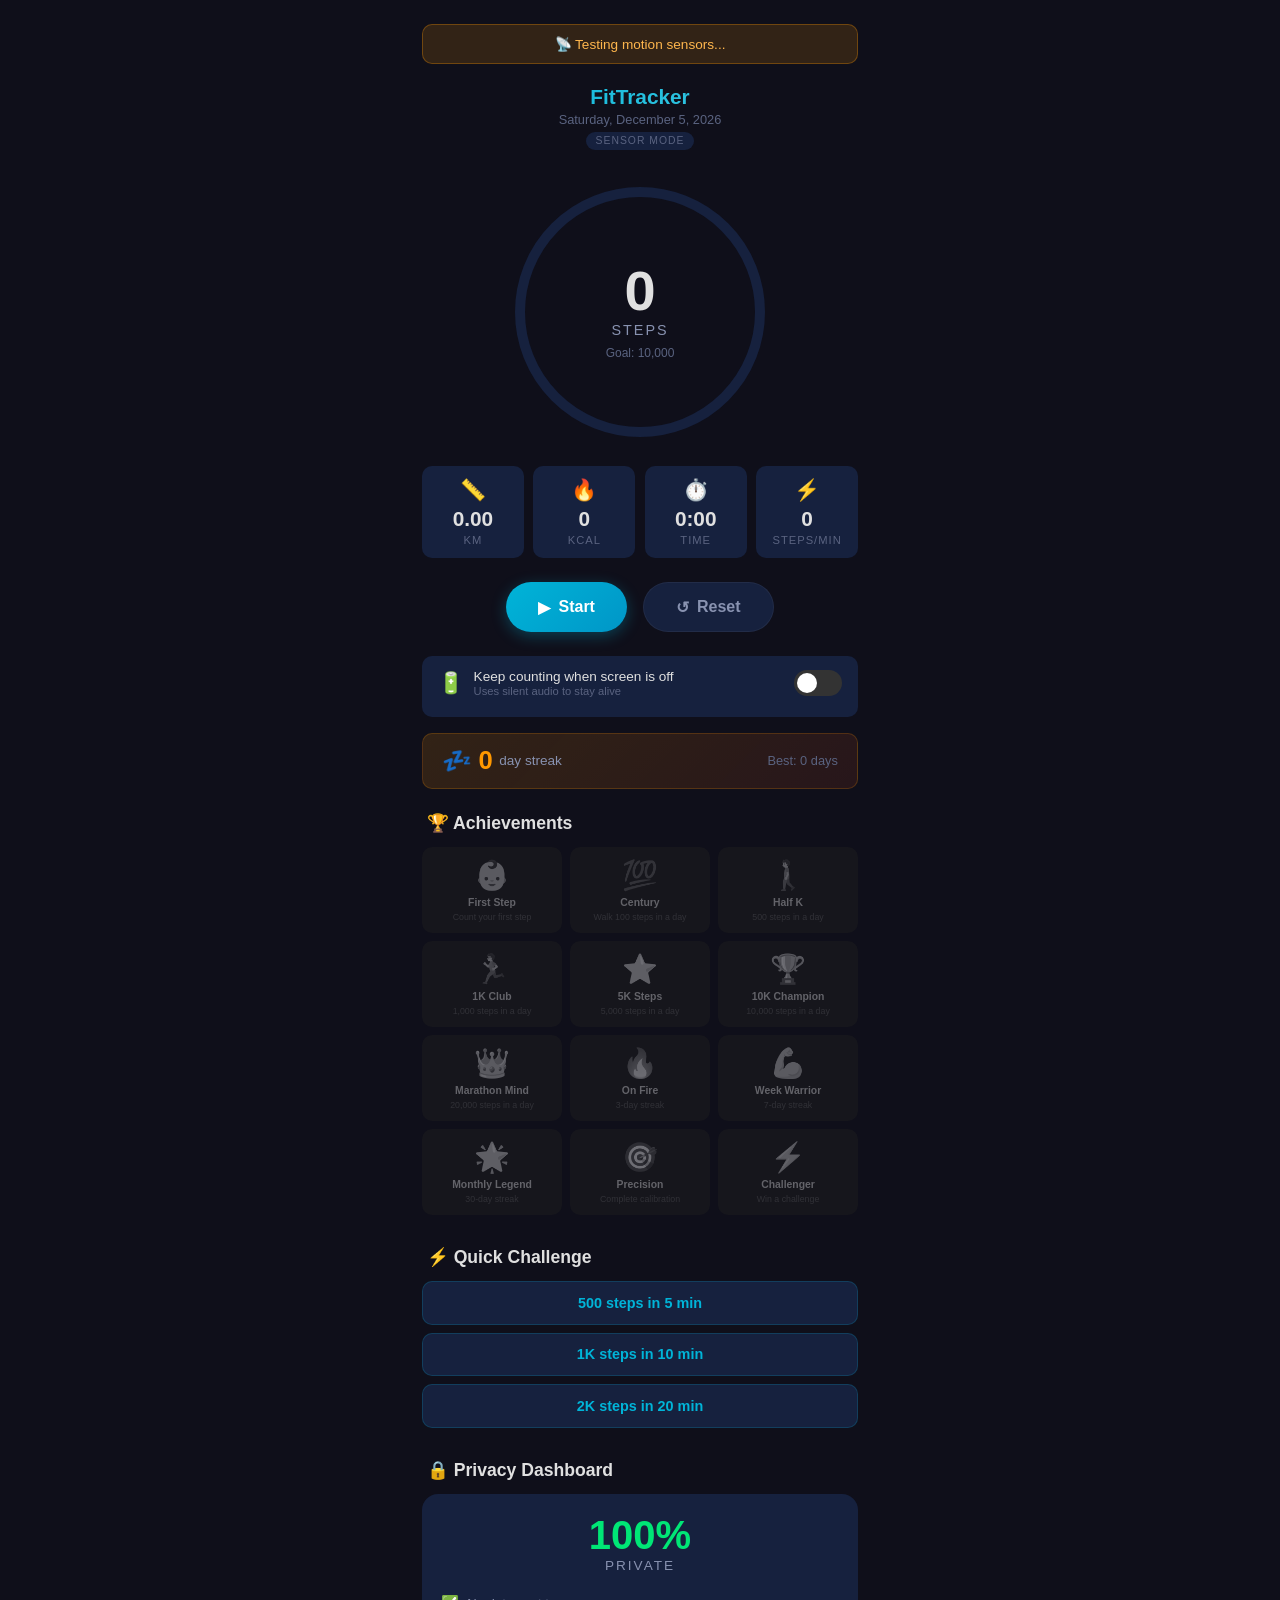
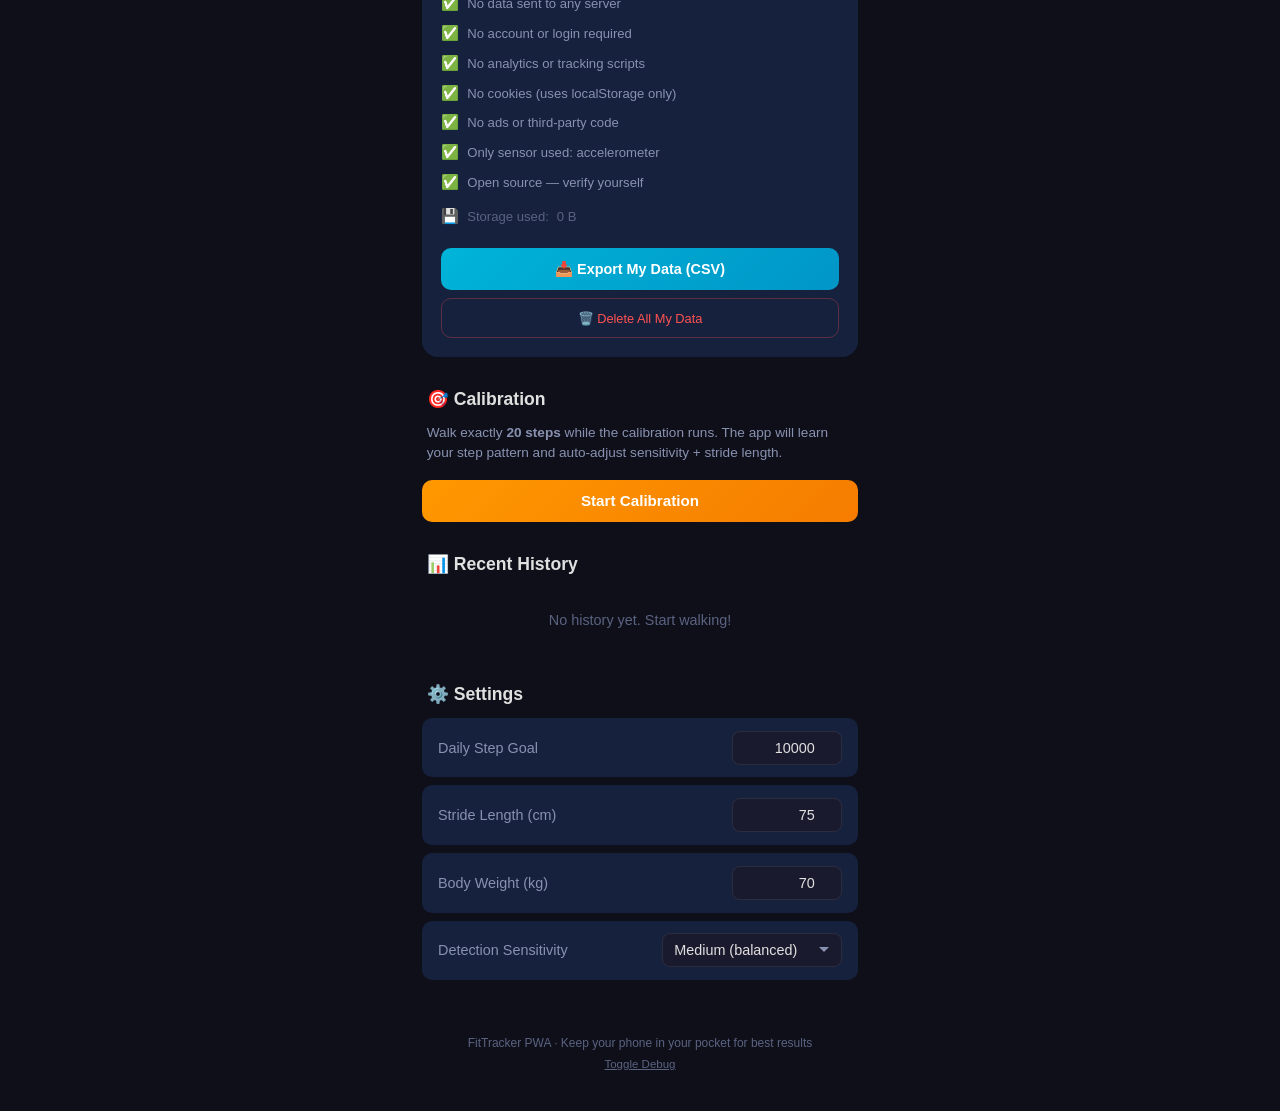
<file: index.html>
<!DOCTYPE html>
<html lang="en">
<head>
    <meta charset="UTF-8">
    <meta name="viewport" content="width=device-width, initial-scale=1.0, user-scalable=no">
    <meta name="theme-color" content="#1a1a2e">
    <meta name="description" content="Accurate step counter PWA for Android">
    <meta name="apple-mobile-web-app-capable" content="yes">
    <meta name="apple-mobile-web-app-status-bar-style" content="black-translucent">
    <title>FitTracker - Step Counter</title>
    <link rel="manifest" href="manifest.json">
    <link rel="icon" type="image/png" sizes="192x192" href="icons/icon-192.png">
    <link rel="apple-touch-icon" href="icons/icon-192.png">
    <link rel="stylesheet" href="style.css">
</head>
<body>
    <div id="app">
        <!-- Permission Screen -->
        <div id="permission-screen" class="screen">
            <div class="permission-content">
                <div class="permission-icon">🏃</div>
                <h1>FitTracker</h1>
                <p>Accurate Step Counter</p>
                <div class="permission-info">
                    <p>The step counter that <strong>respects your privacy</strong> and <strong>never lies about your steps</strong>.</p>
                    <ul>
                        <li>🔒 Zero data collection — everything stays on YOUR device</li>
                        <li>🎯 Self-calibrating accuracy — learn YOUR walking pattern</li>
                        <li>🏆 Achievements & daily streaks to keep you motivated</li>
                        <li>⚡ No account, no ads, no tracking — forever free</li>
                    </ul>
                </div>
                <button id="start-btn" class="btn-primary">Start Tracking</button>
                <p class="hint">Tap to grant motion sensor permission</p>
            </div>
        </div>

        <!-- Main Tracker Screen -->
        <div id="tracker-screen" class="screen hidden">
            <!-- Status Banner -->
            <div id="status-banner" class="status-banner hidden">
                <span id="status-icon">⚠️</span>
                <span id="status-message">Checking sensors...</span>
            </div>

            <!-- Header -->
            <header>
                <h1>FitTracker</h1>
                <div class="date" id="current-date"></div>
                <div class="mode-badge" id="mode-badge">Sensor Mode</div>
            </header>

            <!-- Step Circle -->
            <div class="step-circle-container">
                <svg class="progress-ring" viewBox="0 0 260 260">
                    <circle class="progress-ring-bg" cx="130" cy="130" r="120" />
                    <circle class="progress-ring-fill" id="progress-ring" cx="130" cy="130" r="120" />
                </svg>
                <div class="step-info">
                    <div class="step-count" id="step-count">0</div>
                    <div class="step-label">steps</div>
                    <div class="step-goal" id="step-goal-text">Goal: 10,000</div>
                </div>
            </div>

            <!-- Stats Cards -->
            <div class="stats-grid">
                <div class="stat-card">
                    <div class="stat-icon">📏</div>
                    <div class="stat-value" id="distance">0.00</div>
                    <div class="stat-label">km</div>
                </div>
                <div class="stat-card">
                    <div class="stat-icon">🔥</div>
                    <div class="stat-value" id="calories">0</div>
                    <div class="stat-label">kcal</div>
                </div>
                <div class="stat-card">
                    <div class="stat-icon">⏱️</div>
                    <div class="stat-value" id="duration">0:00</div>
                    <div class="stat-label">time</div>
                </div>
                <div class="stat-card">
                    <div class="stat-icon">⚡</div>
                    <div class="stat-value" id="pace">0</div>
                    <div class="stat-label">steps/min</div>
                </div>
            </div>

            <!-- Controls -->
            <div class="controls">
                <button id="toggle-btn" class="btn-control btn-start">
                    <span id="toggle-icon">▶</span>
                    <span id="toggle-text">Start</span>
                </button>
                <button id="reset-btn" class="btn-control btn-reset">
                    <span>↺</span>
                    <span>Reset</span>
                </button>
            </div>

            <!-- Background Tracking -->
            <div class="bg-tracking-section">
                <div class="bg-tracking-row">
                    <div class="bg-tracking-info">
                        <span class="bg-icon">🔋</span>
                        <div>
                            <div class="bg-label">Keep counting when screen is off</div>
                            <div class="bg-sublabel">Uses silent audio to stay alive</div>
                        </div>
                    </div>
                    <label class="toggle-switch">
                        <input type="checkbox" id="bg-toggle">
                        <span class="toggle-slider"></span>
                    </label>
                </div>
                <div id="bg-status" class="bg-status"></div>
            </div>
            <div id="bg-indicator" class="bg-indicator hidden">🟢 Background active</div>

            <!-- Manual Step Button (shown when sensors unavailable) -->
            <div id="manual-step-section" class="manual-step-section hidden">
                <p class="manual-hint">Sensors unavailable over HTTP. Tap the button to count steps manually, or deploy to HTTPS for auto-detection.</p>
                <button id="manual-step-btn" class="btn-manual-step">👟 Tap = Step</button>
            </div>

            <!-- Streak & Achievement Banner -->
            <div class="streak-banner" id="streak-banner">
                <div class="streak-flame">
                    <span id="streak-icon">🔥</span>
                    <span class="streak-count" id="streak-count">0</span>
                    <span class="streak-label">day streak</span>
                </div>
                <div class="streak-best">
                    Best: <span id="streak-best">0</span> days
                </div>
            </div>

            <!-- Achievements Section -->
            <div class="achievements-section">
                <h2>🏆 Achievements</h2>
                <div class="achievements-grid" id="achievements-grid">
                    <!-- Filled by JS -->
                </div>
            </div>

            <!-- Walking Challenge -->
            <div class="challenge-section">
                <h2>⚡ Quick Challenge</h2>
                <div id="challenge-area">
                    <div class="challenge-buttons" id="challenge-buttons">
                        <button class="btn-challenge" data-steps="500" data-time="5">500 steps in 5 min</button>
                        <button class="btn-challenge" data-steps="1000" data-time="10">1K steps in 10 min</button>
                        <button class="btn-challenge" data-steps="2000" data-time="20">2K steps in 20 min</button>
                    </div>
                    <div class="challenge-active hidden" id="challenge-active">
                        <div class="challenge-progress">
                            <div class="challenge-title" id="challenge-title">Challenge</div>
                            <div class="challenge-bar-bg">
                                <div class="challenge-bar-fill" id="challenge-bar"></div>
                            </div>
                            <div class="challenge-stats">
                                <span id="challenge-steps">0/500 steps</span>
                                <span id="challenge-timer">5:00 left</span>
                            </div>
                        </div>
                        <button class="btn-challenge-cancel" id="challenge-cancel">Cancel</button>
                    </div>
                    <div class="challenge-result hidden" id="challenge-result">
                        <div id="challenge-result-text"></div>
                        <button class="btn-challenge" id="challenge-dismiss">OK</button>
                    </div>
                </div>
            </div>

            <!-- Privacy Dashboard -->
            <div class="privacy-section">
                <h2>🔒 Privacy Dashboard</h2>
                <div class="privacy-card">
                    <div class="privacy-score">
                        <div class="privacy-score-number">100%</div>
                        <div class="privacy-score-label">Private</div>
                    </div>
                    <div class="privacy-details">
                        <div class="privacy-row"><span class="priv-icon">✅</span> No data sent to any server</div>
                        <div class="privacy-row"><span class="priv-icon">✅</span> No account or login required</div>
                        <div class="privacy-row"><span class="priv-icon">✅</span> No analytics or tracking scripts</div>
                        <div class="privacy-row"><span class="priv-icon">✅</span> No cookies (uses localStorage only)</div>
                        <div class="privacy-row"><span class="priv-icon">✅</span> No ads or third-party code</div>
                        <div class="privacy-row"><span class="priv-icon">✅</span> Only sensor used: accelerometer</div>
                        <div class="privacy-row"><span class="priv-icon">✅</span> Open source — verify yourself</div>
                        <div class="privacy-row storage-row">
                            <span class="priv-icon">💾</span> 
                            Storage used: <span id="storage-used">0 KB</span>
                        </div>
                    </div>
                    <button class="btn-export" id="export-btn">📥 Export My Data (CSV)</button>
                    <button class="btn-delete-data" id="delete-all-btn">🗑️ Delete All My Data</button>
                </div>
            </div>

            <!-- Calibration Wizard -->
            <div class="calibration-section">
                <h2>🎯 Calibration</h2>
                <p class="calibration-desc">Walk exactly <strong>20 steps</strong> while the calibration runs. The app will learn your step pattern and auto-adjust sensitivity + stride length.</p>
                <div id="calibration-area">
                    <button class="btn-calibrate" id="calibrate-btn">Start Calibration</button>
                    <div class="calibration-active hidden" id="calibration-active">
                        <div class="calibration-status" id="calibration-status">Walk 20 steps now...</div>
                        <div class="calibration-detected">Detected: <span id="calibration-count">0</span> raw peaks</div>
                        <button class="btn-calibrate-done" id="calibrate-done-btn">I've walked 20 steps</button>
                        <button class="btn-challenge-cancel" id="calibrate-cancel-btn">Cancel</button>
                    </div>
                    <div class="calibration-result hidden" id="calibration-result">
                        <div id="calibration-result-text"></div>
                        <button class="btn-calibrate" id="calibration-dismiss">OK</button>
                    </div>
                </div>
                <div class="calibration-status-line" id="calibration-status-line"></div>
            </div>

            <!-- History Section -->
            <div class="history-section">
                <h2>📊 Recent History</h2>
                <div id="history-list" class="history-list">
                    <p class="no-history">No history yet. Start walking!</p>
                </div>
            </div>

            <!-- Settings -->
            <div class="settings-section">
                <h2>⚙️ Settings</h2>
                <div class="setting-row">
                    <label for="step-goal">Daily Step Goal</label>
                    <input type="number" id="step-goal" value="10000" min="1000" max="50000" step="500">
                </div>
                <div class="setting-row">
                    <label for="stride-length">Stride Length (cm)</label>
                    <input type="number" id="stride-length" value="75" min="40" max="120" step="1">
                </div>
                <div class="setting-row">
                    <label for="body-weight">Body Weight (kg)</label>
                    <input type="number" id="body-weight" value="70" min="30" max="200" step="1">
                </div>
                <div class="setting-row">
                    <label for="sensitivity">Detection Sensitivity</label>
                    <select id="sensitivity">
                        <option value="low">Low (less false steps)</option>
                        <option value="medium" selected>Medium (balanced)</option>
                        <option value="high">High (catches light steps)</option>
                    </select>
                </div>
            </div>

            <!-- Debug (hidden by default) -->
            <div class="debug-section hidden" id="debug-section">
                <h3>Sensor Debug</h3>
                <pre id="debug-output"></pre>
            </div>

            <footer>
                <p>FitTracker PWA &middot; Keep your phone in your pocket for best results</p>
                <button id="debug-toggle" class="btn-link">Toggle Debug</button>
            </footer>
        </div>
    </div>

    <script src="app.js"></script>
</body>
</html>
</file>
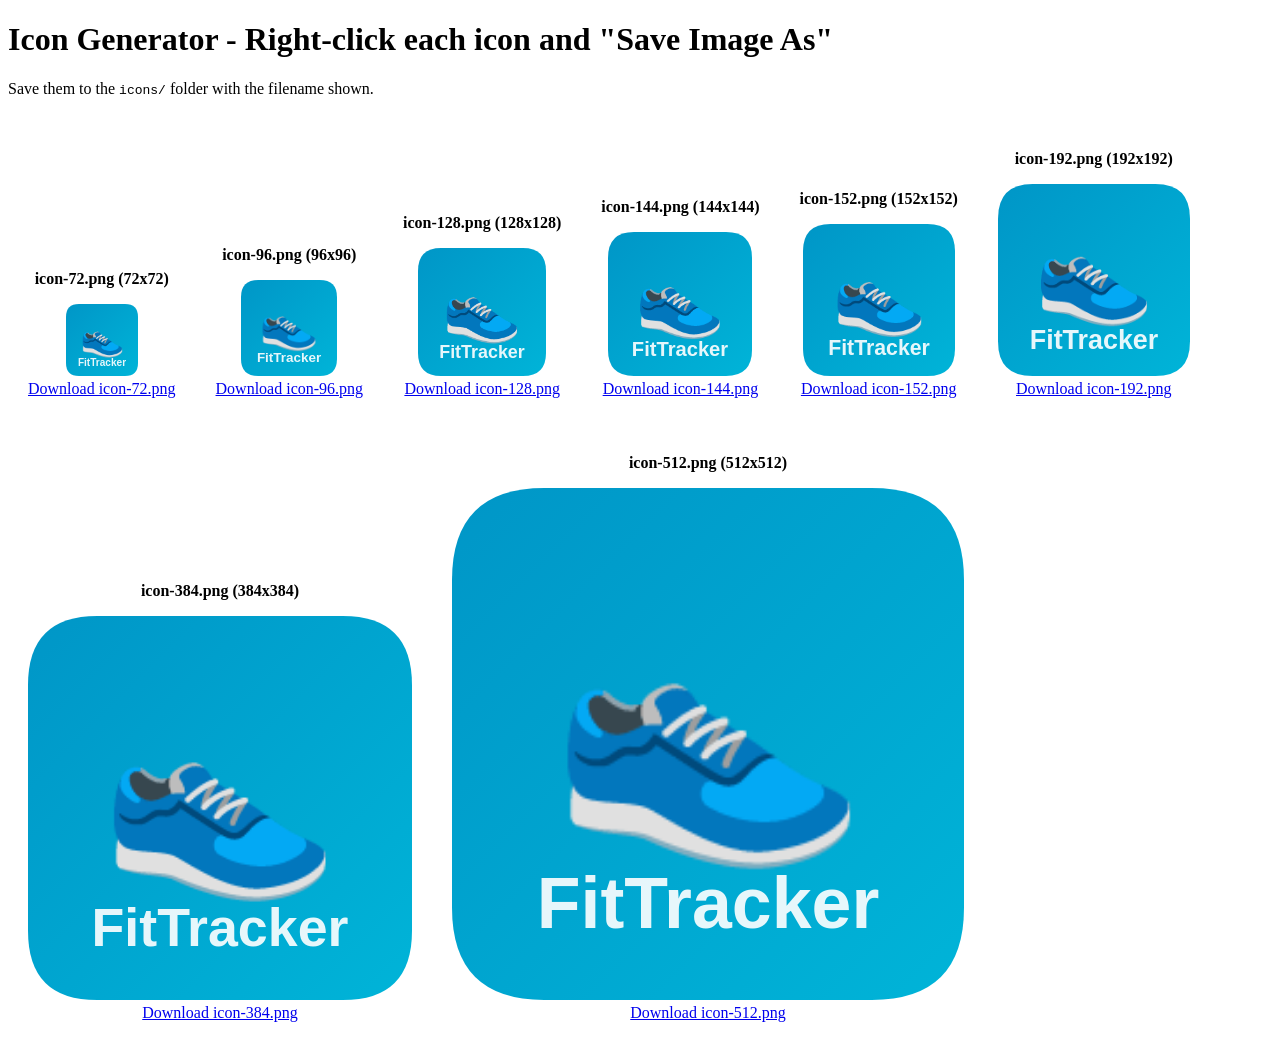
<file: generate-icons.html>
<!DOCTYPE html>
<html>
<head><title>Generate Icons</title></head>
<body>
<h1>Icon Generator - Right-click each icon and "Save Image As"</h1>
<p>Save them to the <code>icons/</code> folder with the filename shown.</p>
<div id="icons"></div>
<script>
const sizes = [72, 96, 128, 144, 152, 192, 384, 512];

sizes.forEach(size => {
    const canvas = document.createElement('canvas');
    canvas.width = size;
    canvas.height = size;
    const ctx = canvas.getContext('2d');

    // Background
    const gradient = ctx.createLinearGradient(0, 0, size, size);
    gradient.addColorStop(0, '#0096c7');
    gradient.addColorStop(1, '#00b4d8');

    // Rounded rect background
    const r = size * 0.18;
    ctx.beginPath();
    ctx.moveTo(r, 0);
    ctx.lineTo(size - r, 0);
    ctx.quadraticCurveTo(size, 0, size, r);
    ctx.lineTo(size, size - r);
    ctx.quadraticCurveTo(size, size, size - r, size);
    ctx.lineTo(r, size);
    ctx.quadraticCurveTo(0, size, 0, size - r);
    ctx.lineTo(0, r);
    ctx.quadraticCurveTo(0, 0, r, 0);
    ctx.closePath();
    ctx.fillStyle = gradient;
    ctx.fill();

    // Shoe/footstep icon
    ctx.fillStyle = 'white';
    ctx.font = `bold ${size * 0.5}px Arial`;
    ctx.textAlign = 'center';
    ctx.textBaseline = 'middle';
    ctx.fillText('👟', size / 2, size / 2);

    // FT text below
    ctx.font = `bold ${size * 0.14}px Arial`;
    ctx.fillStyle = 'rgba(255,255,255,0.9)';
    ctx.fillText('FitTracker', size / 2, size * 0.82);

    const container = document.createElement('div');
    container.style.cssText = 'display:inline-block;margin:20px;text-align:center;';
    const label = document.createElement('p');
    label.textContent = `icon-${size}.png (${size}x${size})`;
    label.style.fontWeight = 'bold';
    container.appendChild(label);
    container.appendChild(canvas);

    // Also create download link
    const link = document.createElement('a');
    link.download = `icon-${size}.png`;
    link.href = canvas.toDataURL('image/png');
    link.textContent = `Download icon-${size}.png`;
    link.style.display = 'block';
    container.appendChild(link);

    document.getElementById('icons').appendChild(container);
});
</script>
</body>
</html>
</file>
<file: style.css>
/* ==================== CSS RESET & BASE ==================== */
*, *::before, *::after {
    margin: 0;
    padding: 0;
    box-sizing: border-box;
}

:root {
    --bg-primary: #0f0f1a;
    --bg-secondary: #1a1a2e;
    --bg-card: #16213e;
    --accent: #00b4d8;
    --accent-glow: rgba(0, 180, 216, 0.3);
    --text-primary: #e0e0e0;
    --text-secondary: #8892b0;
    --text-muted: #5a6380;
    --success: #00e676;
    --warning: #ffea00;
    --danger: #ff5252;
    --radius: 16px;
    --radius-sm: 10px;
}

html {
    font-size: 16px;
    -webkit-text-size-adjust: 100%;
}

body {
    font-family: -apple-system, BlinkMacSystemFont, 'Segoe UI', Roboto, 'Helvetica Neue', Arial, sans-serif;
    background: var(--bg-primary);
    color: var(--text-primary);
    min-height: 100vh;
    overflow-x: hidden;
    -webkit-font-smoothing: antialiased;
}

/* ==================== SCREENS ==================== */
.screen {
    min-height: 100vh;
}

.hidden {
    display: none !important;
}

/* ==================== PERMISSION SCREEN ==================== */
#permission-screen {
    display: flex;
    align-items: center;
    justify-content: center;
    background: linear-gradient(135deg, #0f0f1a 0%, #1a1a2e 50%, #0f0f1a 100%);
}

.permission-content {
    text-align: center;
    padding: 2rem;
    max-width: 400px;
}

.permission-icon {
    font-size: 4rem;
    margin-bottom: 1rem;
    animation: bounce 2s infinite;
}

@keyframes bounce {
    0%, 100% { transform: translateY(0); }
    50% { transform: translateY(-10px); }
}

.permission-content h1 {
    font-size: 2.2rem;
    font-weight: 800;
    background: linear-gradient(135deg, var(--accent), #48cae4);
    -webkit-background-clip: text;
    -webkit-text-fill-color: transparent;
    background-clip: text;
    margin-bottom: 0.3rem;
}

.permission-content > p {
    color: var(--text-secondary);
    font-size: 1.1rem;
    margin-bottom: 2rem;
}

.permission-info {
    background: var(--bg-card);
    border-radius: var(--radius);
    padding: 1.5rem;
    margin-bottom: 2rem;
    text-align: left;
}

.permission-info p {
    color: var(--text-secondary);
    margin-bottom: 1rem;
    line-height: 1.5;
}

.permission-info ul {
    list-style: none;
    padding: 0;
}

.permission-info li {
    padding: 0.4rem 0;
    color: var(--text-primary);
    font-size: 0.95rem;
}

.btn-primary {
    display: inline-block;
    background: linear-gradient(135deg, var(--accent), #0096c7);
    color: white;
    border: none;
    padding: 1rem 3rem;
    border-radius: 50px;
    font-size: 1.15rem;
    font-weight: 700;
    cursor: pointer;
    transition: all 0.3s ease;
    box-shadow: 0 4px 20px var(--accent-glow);
}

.btn-primary:active {
    transform: scale(0.96);
}

.hint {
    color: var(--text-muted);
    font-size: 0.8rem;
    margin-top: 1rem;
}

/* ==================== TRACKER SCREEN ==================== */
#tracker-screen {
    padding: 1rem 1rem 2rem;
    max-width: 500px;
    margin: 0 auto;
}

/* Header */
header {
    text-align: center;
    padding: 0.8rem 0 0.5rem;
}

header h1 {
    font-size: 1.3rem;
    font-weight: 800;
    background: linear-gradient(135deg, var(--accent), #48cae4);
    -webkit-background-clip: text;
    -webkit-text-fill-color: transparent;
    background-clip: text;
}

.date {
    color: var(--text-muted);
    font-size: 0.8rem;
    margin-top: 0.2rem;
}

/* ==================== STEP CIRCLE ==================== */
.step-circle-container {
    position: relative;
    width: 260px;
    height: 260px;
    margin: 1.5rem auto;
}

.progress-ring {
    width: 100%;
    height: 100%;
    transform: rotate(-90deg);
}

.progress-ring-bg {
    fill: none;
    stroke: var(--bg-card);
    stroke-width: 10;
}

.progress-ring-fill {
    fill: none;
    stroke: var(--accent);
    stroke-width: 10;
    stroke-linecap: round;
    stroke-dasharray: 753.98;
    stroke-dashoffset: 753.98;
    transition: stroke-dashoffset 0.8s ease, stroke 0.5s ease;
    filter: drop-shadow(0 0 8px var(--accent-glow));
}

.step-info {
    position: absolute;
    top: 50%;
    left: 50%;
    transform: translate(-50%, -50%);
    text-align: center;
}

.step-count {
    font-size: 3.5rem;
    font-weight: 800;
    line-height: 1;
    color: var(--text-primary);
}

.step-label {
    font-size: 0.9rem;
    color: var(--text-secondary);
    text-transform: uppercase;
    letter-spacing: 2px;
    margin-top: 0.2rem;
}

.step-goal {
    font-size: 0.75rem;
    color: var(--text-muted);
    margin-top: 0.5rem;
}

/* ==================== STATS GRID ==================== */
.stats-grid {
    display: grid;
    grid-template-columns: repeat(4, 1fr);
    gap: 0.6rem;
    margin: 1rem 0;
}

.stat-card {
    background: var(--bg-card);
    border-radius: var(--radius-sm);
    padding: 0.8rem 0.4rem;
    text-align: center;
    transition: transform 0.2s ease;
}

.stat-icon {
    font-size: 1.3rem;
    margin-bottom: 0.3rem;
}

.stat-value {
    font-size: 1.3rem;
    font-weight: 700;
    color: var(--text-primary);
}

.stat-label {
    font-size: 0.7rem;
    color: var(--text-muted);
    text-transform: uppercase;
    letter-spacing: 1px;
    margin-top: 0.15rem;
}

/* ==================== CONTROLS ==================== */
.controls {
    display: flex;
    gap: 1rem;
    justify-content: center;
    margin: 1.5rem 0;
}

/* ==================== BACKGROUND TRACKING ==================== */
.bg-tracking-section {
    background: var(--bg-card);
    border-radius: var(--radius-sm);
    padding: 0.8rem 1rem;
    margin: 0.5rem 0 1rem;
}

.bg-tracking-row {
    display: flex;
    align-items: center;
    justify-content: space-between;
    gap: 0.8rem;
}

.bg-tracking-info {
    display: flex;
    align-items: center;
    gap: 0.6rem;
}

.bg-icon {
    font-size: 1.3rem;
}

.bg-label {
    font-size: 0.85rem;
    color: var(--text-primary);
    font-weight: 500;
}

.bg-sublabel {
    font-size: 0.7rem;
    color: var(--text-muted);
    margin-top: 0.1rem;
}

/* Toggle Switch */
.toggle-switch {
    position: relative;
    display: inline-block;
    width: 48px;
    height: 26px;
    flex-shrink: 0;
}

.toggle-switch input {
    opacity: 0;
    width: 0;
    height: 0;
}

.toggle-slider {
    position: absolute;
    cursor: pointer;
    inset: 0;
    background: #333;
    border-radius: 26px;
    transition: 0.3s;
}

.toggle-slider::before {
    content: '';
    position: absolute;
    width: 20px;
    height: 20px;
    left: 3px;
    bottom: 3px;
    background: white;
    border-radius: 50%;
    transition: 0.3s;
}

.toggle-switch input:checked + .toggle-slider {
    background: var(--accent);
}

.toggle-switch input:checked + .toggle-slider::before {
    transform: translateX(22px);
}

.bg-status {
    font-size: 0.75rem;
    margin-top: 0.4rem;
    color: var(--text-muted);
}

.bg-status.bg-active {
    color: var(--success);
}

.bg-status.bg-standby {
    color: var(--text-muted);
}

.bg-indicator {
    position: fixed;
    top: 8px;
    right: 8px;
    background: rgba(0, 230, 118, 0.15);
    color: var(--success);
    font-size: 0.7rem;
    padding: 0.3rem 0.6rem;
    border-radius: 20px;
    z-index: 1000;
    animation: pulse-glow 2s infinite;
}

@keyframes pulse-glow {
    0%, 100% { opacity: 1; }
    50% { opacity: 0.6; }
}

/* ==================== STATUS BANNER ==================== */
.status-banner {
    background: rgba(255, 152, 0, 0.15);
    border: 1px solid rgba(255, 152, 0, 0.3);
    border-radius: var(--radius-sm);
    padding: 0.7rem 1rem;
    text-align: center;
    font-size: 0.85rem;
    color: #ffb74d;
    margin-bottom: 0.5rem;
    animation: fadeIn 0.4s ease;
}

.status-banner.status-error {
    background: rgba(255, 82, 82, 0.15);
    border-color: rgba(255, 82, 82, 0.3);
    color: #ff8a80;
}

.status-banner.status-success {
    background: rgba(0, 230, 118, 0.15);
    border-color: rgba(0, 230, 118, 0.3);
    color: #69f0ae;
}

.mode-badge {
    display: inline-block;
    background: var(--bg-card);
    color: var(--text-muted);
    font-size: 0.65rem;
    padding: 0.2rem 0.6rem;
    border-radius: 20px;
    margin-top: 0.3rem;
    text-transform: uppercase;
    letter-spacing: 1px;
}

.mode-badge.sensor-active {
    background: rgba(0, 180, 216, 0.2);
    color: var(--accent);
}

.mode-badge.manual-active {
    background: rgba(255, 152, 0, 0.2);
    color: #ffb74d;
}

/* ==================== MANUAL STEP ==================== */
.manual-step-section {
    text-align: center;
    margin: 1rem 0;
    animation: fadeIn 0.4s ease;
}

.manual-hint {
    color: var(--text-muted);
    font-size: 0.8rem;
    margin-bottom: 0.8rem;
    line-height: 1.4;
    padding: 0 0.5rem;
}

.btn-manual-step {
    width: 100%;
    padding: 1.5rem;
    background: linear-gradient(135deg, #ff9800, #f57c00);
    color: white;
    border: none;
    border-radius: var(--radius);
    font-size: 1.5rem;
    font-weight: 800;
    cursor: pointer;
    transition: all 0.15s ease;
    box-shadow: 0 4px 15px rgba(255, 152, 0, 0.3);
    user-select: none;
    -webkit-user-select: none;
    touch-action: manipulation;
}

.btn-manual-step:active {
    transform: scale(0.96);
    background: linear-gradient(135deg, #f57c00, #e65100);
}

.btn-control {
    display: flex;
    align-items: center;
    gap: 0.5rem;
    padding: 0.9rem 2rem;
    border: none;
    border-radius: 50px;
    font-size: 1rem;
    font-weight: 700;
    cursor: pointer;
    transition: all 0.3s ease;
}

.btn-control:active {
    transform: scale(0.95);
}

.btn-start {
    background: linear-gradient(135deg, var(--accent), #0096c7);
    color: white;
    box-shadow: 0 4px 15px var(--accent-glow);
}

.btn-pause {
    background: linear-gradient(135deg, #ff9800, #f57c00);
    color: white;
    box-shadow: 0 4px 15px rgba(255, 152, 0, 0.3);
}

.btn-reset {
    background: var(--bg-card);
    color: var(--text-secondary);
    border: 1px solid rgba(255, 255, 255, 0.05);
}

.btn-reset:active {
    background: var(--danger);
    color: white;
}

/* ==================== HISTORY ==================== */
.history-section {
    margin-top: 2rem;
}

.history-section h2,
.settings-section h2 {
    font-size: 1.1rem;
    color: var(--text-primary);
    margin-bottom: 0.8rem;
    padding-left: 0.3rem;
}

.history-list {
    display: flex;
    flex-direction: column;
    gap: 0.5rem;
}

.history-item {
    background: var(--bg-card);
    border-radius: var(--radius-sm);
    padding: 0.9rem 1rem;
    display: grid;
    grid-template-columns: 1fr auto;
    grid-template-rows: auto auto;
    gap: 0.2rem;
}

.history-date {
    font-weight: 600;
    color: var(--text-primary);
    font-size: 0.9rem;
}

.history-steps {
    text-align: right;
    font-weight: 700;
    color: var(--accent);
    font-size: 0.95rem;
}

.history-details {
    grid-column: 1 / -1;
    color: var(--text-muted);
    font-size: 0.78rem;
}

.no-history {
    color: var(--text-muted);
    text-align: center;
    padding: 1.5rem;
    font-size: 0.9rem;
}

/* ==================== SETTINGS ==================== */
.settings-section {
    margin-top: 2rem;
    padding-bottom: 1rem;
}

.setting-row {
    display: flex;
    justify-content: space-between;
    align-items: center;
    background: var(--bg-card);
    border-radius: var(--radius-sm);
    padding: 0.8rem 1rem;
    margin-bottom: 0.5rem;
}

.setting-row label {
    font-size: 0.9rem;
    color: var(--text-secondary);
}

.setting-row input,
.setting-row select {
    background: var(--bg-secondary);
    border: 1px solid rgba(255, 255, 255, 0.08);
    border-radius: 8px;
    color: var(--text-primary);
    padding: 0.5rem 0.7rem;
    font-size: 0.9rem;
    width: 110px;
    text-align: right;
    outline: none;
}

.setting-row input:focus,
.setting-row select:focus {
    border-color: var(--accent);
    box-shadow: 0 0 0 2px var(--accent-glow);
}

.setting-row select {
    width: 180px;
    text-align: left;
    -webkit-appearance: none;
    appearance: none;
    background-image: url("data:image/svg+xml,%3Csvg xmlns='http://www.w3.org/2000/svg' width='12' height='12' viewBox='0 0 12 12'%3E%3Cpath fill='%238892b0' d='M6 8L1 3h10z'/%3E%3C/svg%3E");
    background-repeat: no-repeat;
    background-position: right 0.7rem center;
    padding-right: 2rem;
}

/* ==================== DEBUG ==================== */
.debug-section {
    margin-top: 1.5rem;
    background: var(--bg-card);
    border-radius: var(--radius-sm);
    padding: 1rem;
}

.debug-section h3 {
    font-size: 0.85rem;
    color: var(--text-muted);
    margin-bottom: 0.5rem;
}

#debug-output {
    font-family: 'SF Mono', 'Fira Code', monospace;
    font-size: 0.72rem;
    color: var(--accent);
    line-height: 1.6;
    white-space: pre-wrap;
}

/* ==================== FOOTER ==================== */
footer {
    text-align: center;
    padding: 2rem 0 1rem;
    color: var(--text-muted);
    font-size: 0.75rem;
}

.btn-link {
    background: none;
    border: none;
    color: var(--text-muted);
    font-size: 0.72rem;
    cursor: pointer;
    margin-top: 0.5rem;
    text-decoration: underline;
}

/* ==================== STREAK BANNER ==================== */
.streak-banner {
    display: flex;
    justify-content: space-between;
    align-items: center;
    background: linear-gradient(135deg, rgba(255, 152, 0, 0.15), rgba(255, 87, 34, 0.1));
    border: 1px solid rgba(255, 152, 0, 0.2);
    border-radius: var(--radius-sm);
    padding: 0.8rem 1.2rem;
    margin: 1rem 0;
}

.streak-flame {
    display: flex;
    align-items: center;
    gap: 0.4rem;
}

.streak-flame span:first-child {
    font-size: 1.5rem;
}

.streak-count {
    font-size: 1.6rem;
    font-weight: 800;
    color: #ff9800;
}

.streak-label {
    color: var(--text-secondary);
    font-size: 0.85rem;
}

.streak-best {
    color: var(--text-muted);
    font-size: 0.8rem;
}

/* ==================== ACHIEVEMENTS ==================== */
.achievements-section {
    margin-top: 1.5rem;
}

.achievements-section h2,
.challenge-section h2,
.privacy-section h2,
.calibration-section h2 {
    font-size: 1.1rem;
    color: var(--text-primary);
    margin-bottom: 0.8rem;
    padding-left: 0.3rem;
}

.achievements-grid {
    display: grid;
    grid-template-columns: repeat(3, 1fr);
    gap: 0.5rem;
}

.achievement-card {
    background: var(--bg-card);
    border-radius: var(--radius-sm);
    padding: 0.7rem 0.4rem;
    text-align: center;
    transition: all 0.3s ease;
    opacity: 0.4;
    filter: grayscale(100%);
}

.achievement-card.unlocked {
    opacity: 1;
    filter: none;
    border: 1px solid rgba(255, 215, 0, 0.3);
    background: linear-gradient(135deg, var(--bg-card), rgba(255, 215, 0, 0.05));
}

.achievement-card.unlocked.new-unlock {
    animation: achievementPop 0.5s ease;
}

@keyframes achievementPop {
    0% { transform: scale(1); }
    50% { transform: scale(1.1); }
    100% { transform: scale(1); }
}

.achievement-icon {
    font-size: 1.8rem;
    margin-bottom: 0.3rem;
}

.achievement-name {
    font-size: 0.65rem;
    font-weight: 700;
    color: var(--text-primary);
    line-height: 1.2;
}

.achievement-desc {
    font-size: 0.55rem;
    color: var(--text-muted);
    margin-top: 0.15rem;
}

/* ==================== CHALLENGES ==================== */
.challenge-section {
    margin-top: 2rem;
}

.challenge-buttons {
    display: flex;
    flex-direction: column;
    gap: 0.5rem;
}

.btn-challenge {
    background: var(--bg-card);
    border: 1px solid rgba(0, 180, 216, 0.2);
    color: var(--accent);
    padding: 0.8rem 1rem;
    border-radius: var(--radius-sm);
    font-size: 0.9rem;
    font-weight: 600;
    cursor: pointer;
    transition: all 0.2s ease;
    text-align: center;
}

.btn-challenge:active {
    background: rgba(0, 180, 216, 0.1);
    transform: scale(0.98);
}

.challenge-active {
    background: var(--bg-card);
    border-radius: var(--radius);
    padding: 1.2rem;
}

.challenge-title {
    font-weight: 700;
    color: var(--text-primary);
    margin-bottom: 0.8rem;
    text-align: center;
}

.challenge-bar-bg {
    background: var(--bg-secondary);
    border-radius: 20px;
    height: 12px;
    overflow: hidden;
    margin-bottom: 0.6rem;
}

.challenge-bar-fill {
    height: 100%;
    background: linear-gradient(90deg, var(--accent), #48cae4);
    border-radius: 20px;
    width: 0%;
    transition: width 0.5s ease;
}

.challenge-stats {
    display: flex;
    justify-content: space-between;
    font-size: 0.8rem;
    color: var(--text-secondary);
    margin-bottom: 0.8rem;
}

.btn-challenge-cancel {
    background: none;
    border: 1px solid rgba(255, 82, 82, 0.3);
    color: var(--danger);
    padding: 0.5rem 1.2rem;
    border-radius: 20px;
    font-size: 0.8rem;
    cursor: pointer;
    display: block;
    margin: 0 auto;
}

.challenge-result {
    background: var(--bg-card);
    border-radius: var(--radius);
    padding: 1.5rem;
    text-align: center;
}

.challenge-result div {
    color: var(--text-primary);
    margin-bottom: 1rem;
    font-size: 1rem;
    line-height: 1.5;
}

/* ==================== PRIVACY DASHBOARD ==================== */
.privacy-section {
    margin-top: 2rem;
}

.privacy-card {
    background: var(--bg-card);
    border-radius: var(--radius);
    padding: 1.2rem;
}

.privacy-score {
    text-align: center;
    margin-bottom: 1rem;
}

.privacy-score-number {
    font-size: 2.5rem;
    font-weight: 800;
    color: var(--success);
}

.privacy-score-label {
    font-size: 0.85rem;
    color: var(--text-secondary);
    text-transform: uppercase;
    letter-spacing: 2px;
}

.privacy-details {
    margin-bottom: 1rem;
}

.privacy-row {
    padding: 0.4rem 0;
    font-size: 0.82rem;
    color: var(--text-secondary);
    display: flex;
    align-items: center;
    gap: 0.5rem;
}

.priv-icon {
    font-size: 0.9rem;
}

.storage-row {
    margin-top: 0.3rem;
    color: var(--text-muted);
}

.btn-export {
    width: 100%;
    padding: 0.8rem;
    background: linear-gradient(135deg, var(--accent), #0096c7);
    color: white;
    border: none;
    border-radius: var(--radius-sm);
    font-size: 0.9rem;
    font-weight: 700;
    cursor: pointer;
    margin-bottom: 0.5rem;
    transition: transform 0.2s;
}

.btn-export:active { transform: scale(0.97); }

.btn-delete-data {
    width: 100%;
    padding: 0.7rem;
    background: none;
    color: var(--danger);
    border: 1px solid rgba(255, 82, 82, 0.3);
    border-radius: var(--radius-sm);
    font-size: 0.8rem;
    cursor: pointer;
    transition: all 0.2s;
}

.btn-delete-data:active {
    background: rgba(255, 82, 82, 0.1);
}

/* ==================== CALIBRATION ==================== */
.calibration-section {
    margin-top: 2rem;
}

.calibration-desc {
    color: var(--text-secondary);
    font-size: 0.85rem;
    line-height: 1.5;
    margin-bottom: 1rem;
    padding: 0 0.3rem;
}

.btn-calibrate {
    width: 100%;
    padding: 0.8rem;
    background: linear-gradient(135deg, #ff9800, #f57c00);
    color: white;
    border: none;
    border-radius: var(--radius-sm);
    font-size: 0.95rem;
    font-weight: 700;
    cursor: pointer;
    transition: transform 0.2s;
}

.btn-calibrate:active { transform: scale(0.97); }

.calibration-active {
    background: var(--bg-card);
    border-radius: var(--radius);
    padding: 1.2rem;
    text-align: center;
}

.calibration-status {
    font-size: 1.1rem;
    font-weight: 700;
    color: var(--accent);
    margin-bottom: 0.8rem;
    animation: pulse 1.5s ease-in-out infinite;
}

@keyframes pulse {
    0%, 100% { opacity: 1; }
    50% { opacity: 0.5; }
}

.calibration-detected {
    color: var(--text-secondary);
    font-size: 0.85rem;
    margin-bottom: 1rem;
}

.btn-calibrate-done {
    width: 100%;
    padding: 0.8rem;
    background: linear-gradient(135deg, var(--success), #00c853);
    color: white;
    border: none;
    border-radius: var(--radius-sm);
    font-size: 0.95rem;
    font-weight: 700;
    cursor: pointer;
    margin-bottom: 0.5rem;
}

.calibration-result {
    background: var(--bg-card);
    border-radius: var(--radius);
    padding: 1.2rem;
    text-align: center;
}

.calibration-result div {
    color: var(--text-primary);
    font-size: 0.9rem;
    line-height: 1.6;
    margin-bottom: 1rem;
}

.calibration-status-line {
    color: var(--text-muted);
    font-size: 0.75rem;
    margin-top: 0.5rem;
    text-align: center;
}

/* ==================== ANIMATIONS ==================== */
@keyframes fadeIn {
    from { opacity: 0; transform: translateY(10px); }
    to { opacity: 1; transform: translateY(0); }
}

#tracker-screen > * {
    animation: fadeIn 0.4s ease forwards;
}

/* ==================== RESPONSIVENESS ==================== */
@media (max-width: 360px) {
    .step-count {
        font-size: 2.8rem;
    }

    .step-circle-container {
        width: 220px;
        height: 220px;
    }

    .stats-grid {
        grid-template-columns: repeat(2, 1fr);
    }

    .setting-row select {
        width: 140px;
    }

    .achievements-grid {
        grid-template-columns: repeat(2, 1fr);
    }

    .privacy-score-number {
        font-size: 2rem;
    }
}

@media (min-width: 500px) {
    #tracker-screen {
        padding: 1.5rem 2rem;
    }
}

/* ==================== DARK SCROLLBAR ==================== */
::-webkit-scrollbar {
    width: 4px;
}

::-webkit-scrollbar-track {
    background: var(--bg-primary);
}

::-webkit-scrollbar-thumb {
    background: var(--bg-card);
    border-radius: 4px;
}

/* ==================== SAFE AREAS (notch phones) ==================== */
@supports (padding: env(safe-area-inset-top)) {
    body {
        padding-top: env(safe-area-inset-top);
        padding-bottom: env(safe-area-inset-bottom);
        padding-left: env(safe-area-inset-left);
        padding-right: env(safe-area-inset-right);
    }
}
</file>
